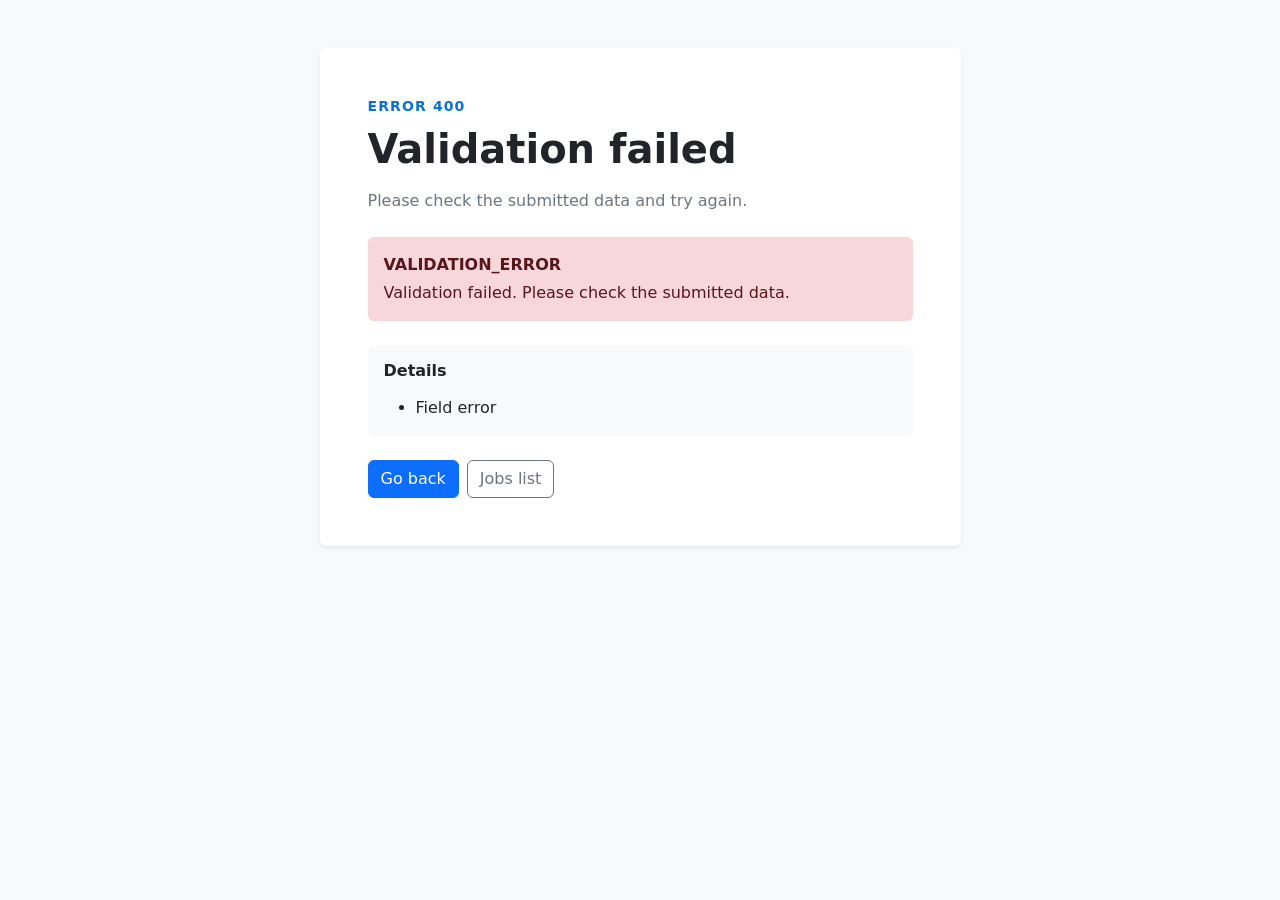
<file: src/main/resources/templates/errors/bad-request.html>
<!DOCTYPE html>
<html xmlns:th="http://www.thymeleaf.org" lang="en">
<head>
    <meta charset="UTF-8">
    <meta name="viewport" content="width=device-width, initial-scale=1">
    <title>Bad Request</title>
    <link href="https://cdn.jsdelivr.net/npm/bootstrap@5.3.8/dist/css/bootstrap.min.css" rel="stylesheet">
    <link rel="stylesheet" th:href="@{/css/styles.css}">
</head>
<body class="bg-light">

<div th:replace="~{fragments/navbar :: navbar}"></div>

<div class="container py-5">
    <div class="row justify-content-center">
        <div class="col-lg-8 col-xl-7">
            <div class="card shadow-sm border-0">
                <div class="card-body p-5">
                    <div class="text-uppercase small fw-semibold mb-2"
                         style="color: #0972D3; letter-spacing: 0.08em;">
                        Error 400
                    </div>

                    <h1 class="display-6 fw-bold mb-3 app-title">Validation failed</h1>

                    <p class="text-secondary mb-4 app-subtitle">
                        Please check the submitted data and try again.
                    </p>

                    <div class="alert alert-danger border-0 mb-4">
                        <strong th:text="${errorCode}">VALIDATION_ERROR</strong>
                        <span class="d-block mt-1" th:text="${message}">Validation failed. Please check the submitted data.</span>
                    </div>

                    <div th:if="${errors != null and !errors.isEmpty()}" class="card bg-light border-0 mb-4">
                        <div class="card-body">
                            <h2 class="h6 fw-semibold mb-3">Details</h2>
                            <ul class="mb-0">
                                <li th:each="err : ${errors}" th:text="${err.defaultMessage}">Field error</li>
                            </ul>
                        </div>
                    </div>

                    <div class="d-flex flex-wrap gap-2">
                        <button class="btn btn-primary" type="button" onclick="history.back()">Go back</button>
                        <a class="btn btn-outline-secondary" th:href="@{/jobs}">Jobs list</a>
                    </div>
                </div>
            </div>
        </div>
    </div>
</div>

</body>
</html>
</file>
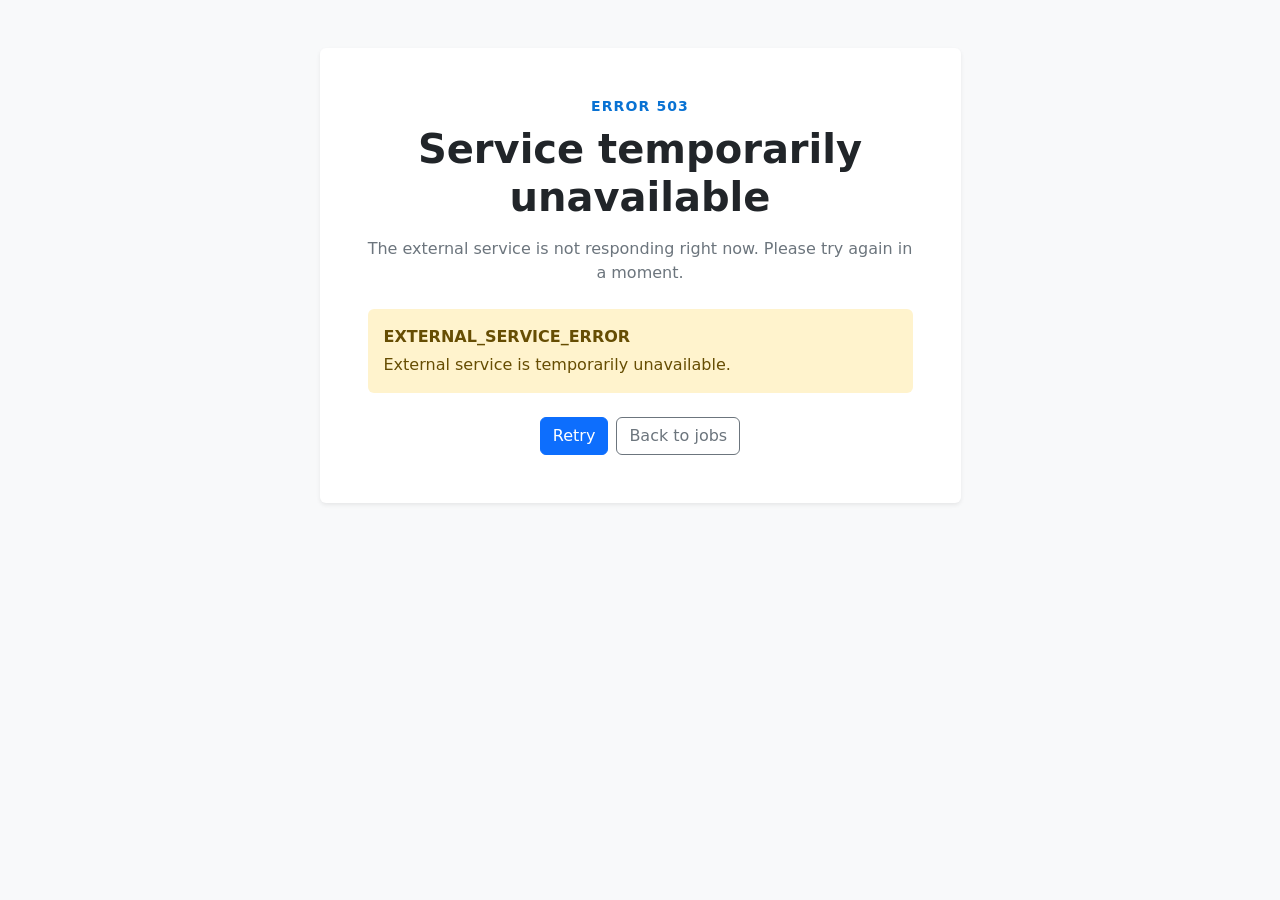
<file: src/main/resources/templates/errors/service-unavailable.html>
<!DOCTYPE html>
<html xmlns:th="http://www.thymeleaf.org" lang="en">
<head>
    <meta charset="UTF-8">
    <meta name="viewport" content="width=device-width, initial-scale=1">
    <title>Service Unavailable</title>
    <link href="https://cdn.jsdelivr.net/npm/bootstrap@5.3.8/dist/css/bootstrap.min.css" rel="stylesheet">
    <link rel="stylesheet" th:href="@{/css/styles.css}">
</head>
<body class="bg-light">

<div th:replace="~{fragments/navbar :: navbar}"></div>

<div class="container py-5">
    <div class="row justify-content-center">
        <div class="col-lg-8 col-xl-7">
            <div class="card shadow-sm border-0">
                <div class="card-body p-5 text-center">
                    <div class="text-uppercase small fw-semibold mb-2"
                         style="color: #0972D3; letter-spacing: 0.08em;">
                        Error 503
                    </div>

                    <h1 class="display-6 fw-bold mb-3 app-title">Service temporarily unavailable</h1>

                    <p class="text-secondary mb-4 app-subtitle">
                        The external service is not responding right now. Please try again in a moment.
                    </p>

                    <div class="alert alert-warning border-0 text-start mb-4">
                        <strong th:text="${errorCode}">EXTERNAL_SERVICE_ERROR</strong>
                        <span class="d-block mt-1" th:text="${message}">External service is temporarily unavailable.</span>
                    </div>

                    <div class="d-flex flex-wrap justify-content-center gap-2">
                        <button class="btn btn-primary" type="button" onclick="location.reload()">Retry</button>
                        <a class="btn btn-outline-secondary" th:href="@{/jobs}">Back to jobs</a>
                    </div>
                </div>
            </div>
        </div>
    </div>
</div>

</body>
</html>
</file>
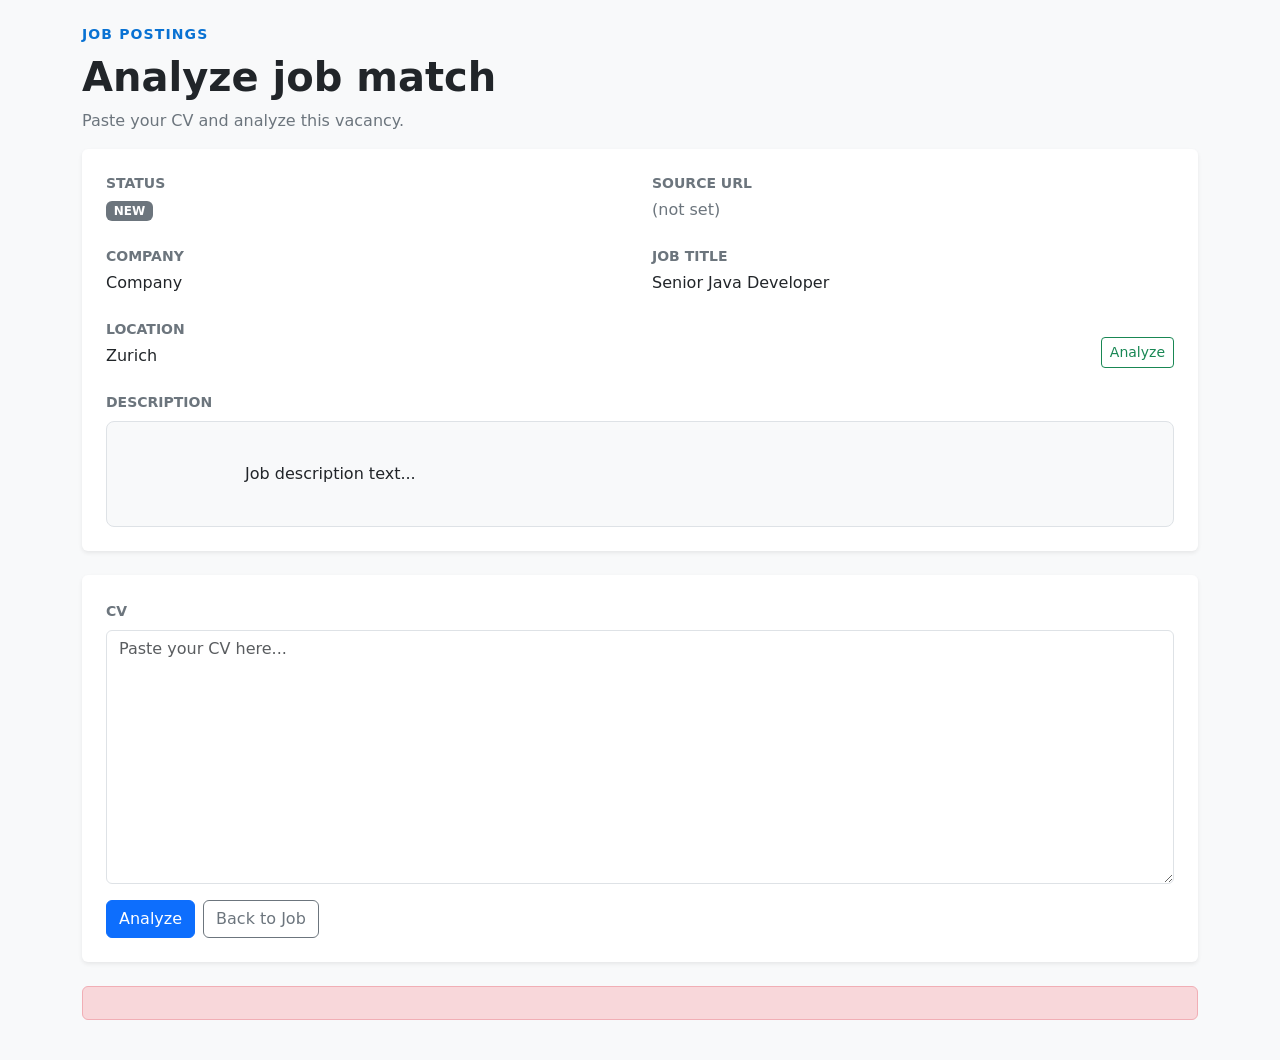
<file: src/main/resources/templates/jobs/analyze.html>
<!DOCTYPE html>
<html xmlns:th="http://www.thymeleaf.org" lang="en">
<head>
    <meta charset="UTF-8">
    <meta name="viewport" content="width=device-width, initial-scale=1">
    <title>Analyze Job</title>
    <link href="https://cdn.jsdelivr.net/npm/bootstrap@5.3.8/dist/css/bootstrap.min.css" rel="stylesheet">
    <link rel="stylesheet" th:href="@{/css/styles.css}">
</head>
<body class="bg-light">

<div th:replace="~{fragments/navbar :: navbar}"></div>

<div class="container py-4">
    <div class="mb-3">
        <div class="text-uppercase small fw-semibold mb-2" style="color: #0972D3; letter-spacing: 0.08em;">
            Job postings
        </div>
        <h1 class="display-6 fw-bold mb-2 app-title">
            Analyze job match
        </h1>
        <p class="text-secondary mb-0 app-subtitle">
            Paste your CV and analyze this vacancy.
        </p>
    </div>

    <div class="card shadow-sm border-0 mb-4">
        <div class="card-body p-4">
            <div class="row g-4">
                <div class="col-md-6">
                    <div class="text-uppercase text-secondary small fw-semibold mb-1">Status</div>
                    <span class="badge text-bg-secondary" th:text="${job.status}">NEW</span>
                </div>

                <div class="col-md-6">
                    <div class="text-uppercase text-secondary small fw-semibold mb-1">Source URL</div>
                    <a th:if="${job.sourceUrl != null and !#strings.isEmpty(job.sourceUrl)}"
                       th:href="${job.sourceUrl}"
                       target="_blank"
                       rel="noopener noreferrer"
                       th:text="${job.sourceUrl}">
                    </a>
                    <div th:unless="${job.sourceUrl != null and !#strings.isEmpty(job.sourceUrl)}"
                         class="text-secondary">
                        (not set)
                    </div>
                </div>

                <div class="col-md-6">
                    <div class="text-uppercase text-secondary small fw-semibold mb-1">Company</div>
                    <div th:text="${job.companyName != null ? job.companyName : '(not set)'}">Company</div>
                </div>

                <div class="col-md-6">
                    <div class="text-uppercase text-secondary small fw-semibold mb-1">Job title</div>
                    <div th:text="${job.jobTitle != null ? job.jobTitle : '(not set)'}">Senior Java Developer</div>
                </div>

                <div class="col-md-6">
                    <div class="text-uppercase text-secondary small fw-semibold mb-1">Location</div>
                    <div th:text="${job.location != null ? job.location : '(not set)'}">Zurich</div>
                </div>

                <div class="col-md-6 d-flex justify-content-md-end align-items-md-end">
                    <button type="submit"
                            form="jobAnalysisForm"
                            class="btn btn-sm btn-outline-success">
                        Analyze
                    </button>
                </div>

                <div class="col-12">
                    <div class="text-uppercase text-secondary small fw-semibold mb-2">Description</div>
                    <div class="bg-light border rounded-3 p-3" style="white-space: pre-wrap;"
                         th:text="${job.description}">
                        Job description text...
                    </div>
                </div>
            </div>
        </div>
    </div>

    <div class="card shadow-sm border-0 mb-4">
        <div class="card-body p-4">
            <form th:action="@{/jobs/{id}/analyze(id=${job.id})}"
                  th:object="${jobAnalysisForm}"
                  method="post"
                  id="jobAnalysisForm">
                <input type="hidden" name="returnTo" th:value="${returnTo}">
                <div class="mb-3">
                    <label for="cvText" class="form-label small fw-semibold text-uppercase text-secondary mb-2">
                        CV
                    </label>
                    <textarea id="cvText"
                              class="form-control"
                              th:field="*{cvText}"
                              rows="10"
                              placeholder="Paste your CV here..."></textarea>
                    <div class="text-danger small mt-2"
                         th:if="${#fields.hasErrors('cvText')}"
                         th:errors="*{cvText}"></div>
                </div>

                <div class="d-flex flex-wrap gap-2">
                    <button type="submit" class="btn btn-primary">
                        Analyze
                    </button>
                    <a class="btn btn-outline-secondary" th:href="@{/jobs/{id}(id=${job.id})}">
                        Back to Job
                    </a>
                </div>
            </form>
        </div>
    </div>

    <div th:if="${error != null}" class="alert alert-danger" th:text="${error}"></div>
</div>

<script>
    const STORAGE_KEY = 'jobfitanalyzer.cvText';

    document.addEventListener('DOMContentLoaded', () => {
        const cvTextArea = document.getElementById('cvText');
        if (!cvTextArea) {
            return;
        }

        const savedCv = sessionStorage.getItem(STORAGE_KEY);
        if (savedCv && !cvTextArea.value) {
            cvTextArea.value = savedCv;
        }

        cvTextArea.addEventListener('input', () => {
            sessionStorage.setItem(STORAGE_KEY, cvTextArea.value);
        });

        const form = document.getElementById('jobAnalysisForm');
        if (form) {
            form.addEventListener('submit', () => {
                sessionStorage.setItem(STORAGE_KEY, cvTextArea.value);
            });
        }
    });
</script>

</body>
</html>
</file>
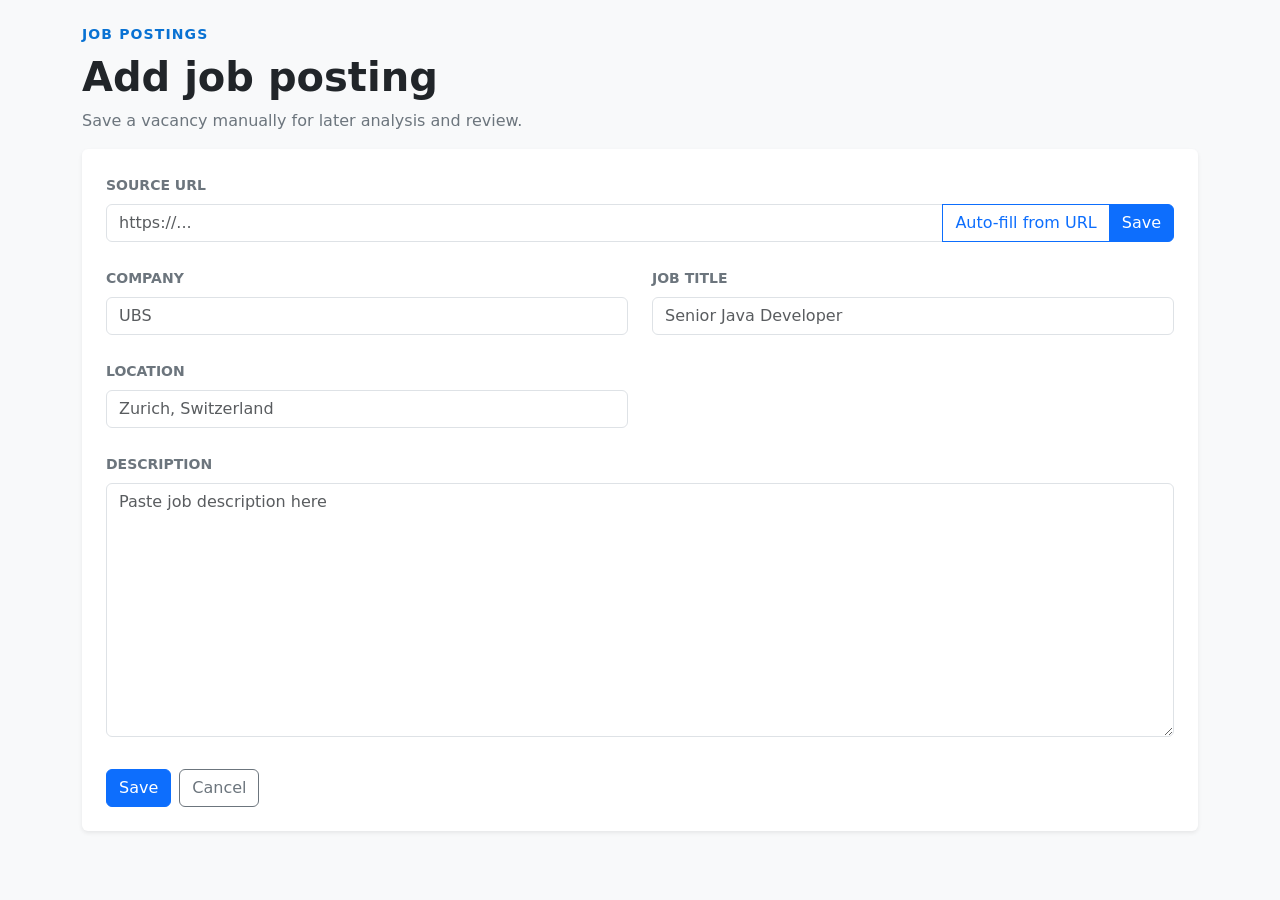
<file: src/main/resources/templates/jobs/create.html>
<!DOCTYPE html>
<html xmlns:th="http://www.thymeleaf.org" lang="en">
<head>
    <meta charset="UTF-8">
    <meta name="viewport" content="width=device-width, initial-scale=1">
    <title>Create Job</title>
    <link href="https://cdn.jsdelivr.net/npm/bootstrap@5.3.8/dist/css/bootstrap.min.css" rel="stylesheet">
    <link rel="stylesheet" th:href="@{/css/styles.css}">
</head>
<body class="bg-light">

<div th:replace="~{fragments/navbar :: navbar}"></div>

<div class="container py-4">
    <div class="mb-3">
        <div class="text-uppercase small fw-semibold mb-2" style="color: #0972D3; letter-spacing: 0.08em;">
            Job postings
        </div>
        <h1 class="display-6 fw-bold mb-2 app-title">
            Add job posting
        </h1>
        <p class="text-secondary mb-0 app-subtitle">
            Save a vacancy manually for later analysis and review.
        </p>
    </div>

    <div class="card shadow-sm border-0">
        <div class="card-body p-4">
            <form th:action="@{/jobs}" th:object="${jobForm}" method="post">
                <div class="row g-4">
                    <div class="col-12">
                        <label for="sourceUrl" class="form-label small fw-semibold text-uppercase text-secondary mb-2">
                            Source URL
                        </label>
                        <div class="input-group">
                            <input id="sourceUrl"
                                   type="text"
                                   class="form-control"
                                   th:field="*{sourceUrl}"
                                   placeholder="https://...">
                            <button type="button" class="btn btn-outline-primary" onclick="fetchMetadata()">
                                Auto-fill from URL
                            </button>
                            <button type="submit" class="btn btn-primary">Save</button>
                        </div>
                    </div>

                    <div class="col-12 col-md-6">
                        <label for="companyName" class="form-label small fw-semibold text-uppercase text-secondary mb-2">
                            Company
                        </label>
                        <input id="companyName"
                               type="text"
                               class="form-control"
                               th:field="*{companyName}"
                               placeholder="UBS">
                    </div>

                    <div class="col-12 col-md-6">
                        <label for="jobTitle" class="form-label small fw-semibold text-uppercase text-secondary mb-2">
                            Job title
                        </label>
                        <input id="jobTitle"
                               type="text"
                               class="form-control"
                               th:field="*{jobTitle}"
                               placeholder="Senior Java Developer">
                    </div>

                    <div class="col-12 col-md-6">
                        <label for="location" class="form-label small fw-semibold text-uppercase text-secondary mb-2">
                            Location
                        </label>
                        <input id="location"
                               type="text"
                               class="form-control"
                               th:field="*{location}"
                               placeholder="Zurich, Switzerland">
                    </div>

                    <div class="col-12">
                        <label for="description" class="form-label small fw-semibold text-uppercase text-secondary mb-2">
                            Description
                        </label>
                        <textarea id="description"
                                  class="form-control"
                                  th:field="*{description}"
                                  rows="10"
                                  placeholder="Paste job description here"></textarea>
                        <div class="text-danger small mt-2"
                             th:if="${#fields.hasErrors('description')}"
                             th:errors="*{description}"></div>
                    </div>

                    <div class="col-12">
                        <div class="d-flex flex-wrap gap-2">
                            <button type="submit" class="btn btn-primary">
                                Save
                            </button>
                            <a class="btn btn-outline-secondary" th:href="@{/jobs}">
                                Cancel
                            </a>
                        </div>
                    </div>
                </div>
            </form>
        </div>
    </div>
</div>
<script>
    async function fetchMetadata() {
        const sourceUrl = document.getElementById('sourceUrl').value.trim();

        if (!sourceUrl) {
            alert('Please enter Source URL first.');
            return;
        }

        try {
            const response = await fetch('/jobs/metadata-fetch', {
                method: 'POST',
                headers: {
                    'Content-Type': 'application/json'
                },
                body: JSON.stringify({ sourceUrl })
            });

            if (!response.ok) {
                alert('Could not fetch metadata.');
                return;
            }

            /** @type {{companyName?: string, jobTitle?: string, location?: string, description?: string}} */
            const data = await response.json();

            if (data.companyName) {
                document.getElementById('companyName').value = data.companyName;
            }

            if (data.jobTitle) {
                document.getElementById('jobTitle').value = data.jobTitle;
            }

            if (data.location) {
                document.getElementById('location').value = data.location;
            }

            if (data.description) {
                document.getElementById('description').value = data.description;
            }
        } catch (e) {
            console.error(e);
            alert('Error while fetching metadata.');
        }
    }
</script>
</body>
</html>
</file>
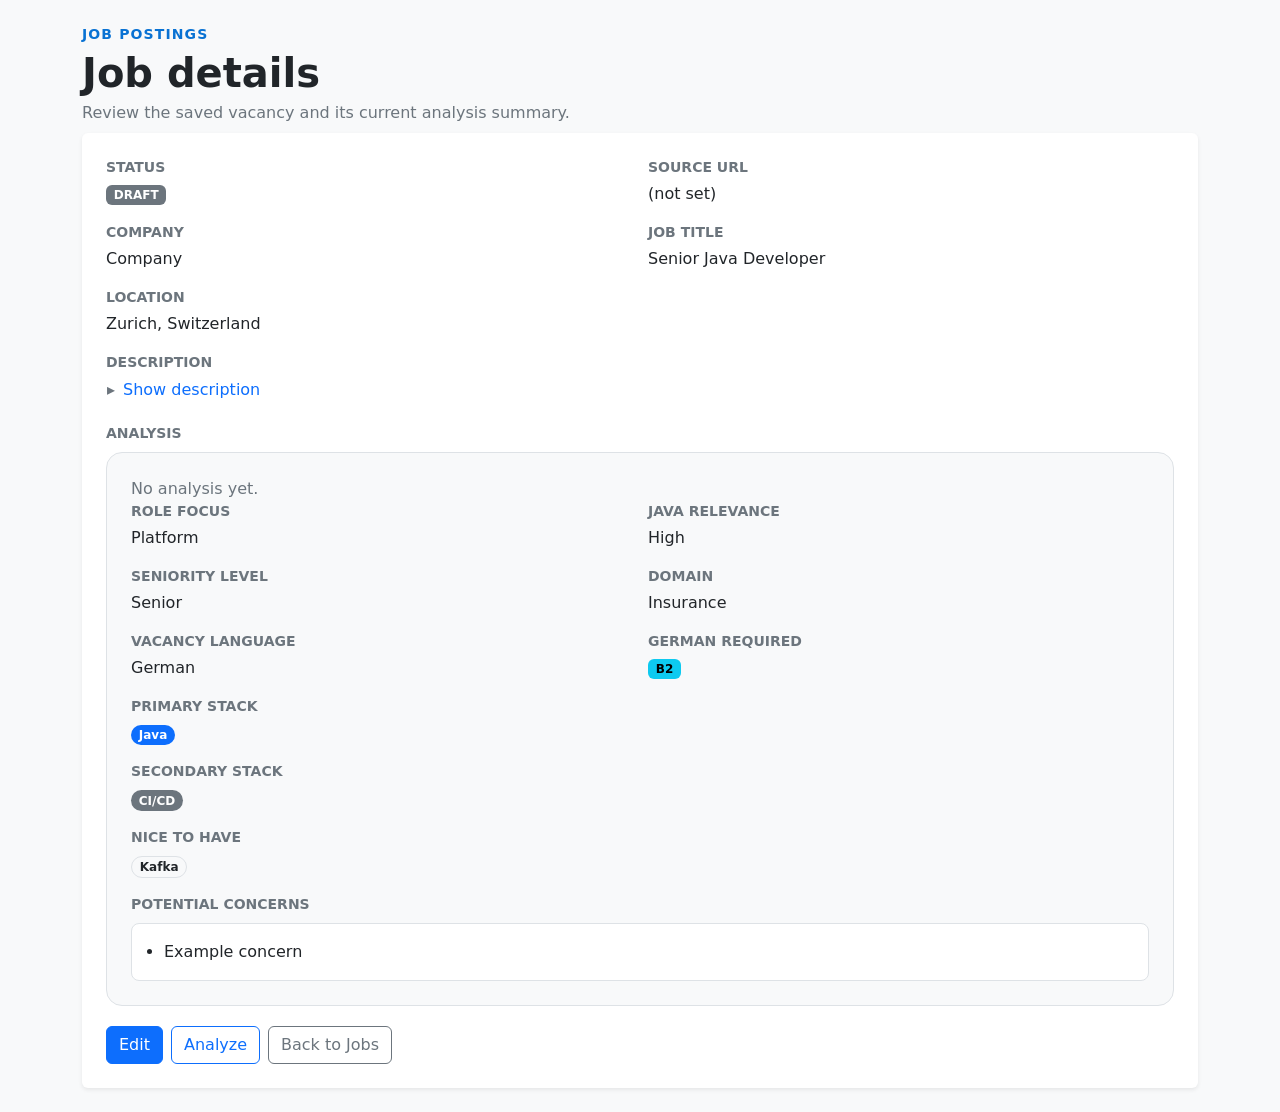
<file: src/main/resources/templates/jobs/details.html>
<!DOCTYPE html>
<html xmlns:th="http://www.thymeleaf.org" lang="en">
<head>
    <meta charset="UTF-8">
    <meta name="viewport" content="width=device-width, initial-scale=1">
    <title>Job Details</title>
    <link href="https://cdn.jsdelivr.net/npm/bootstrap@5.3.8/dist/css/bootstrap.min.css" rel="stylesheet">
    <link rel="stylesheet" th:href="@{/css/styles.css}">
</head>
<body class="bg-light">

<div th:replace="~{fragments/navbar :: navbar}"></div>

<div class="container py-4">
    <div class="mb-2">
        <div class="text-uppercase small fw-semibold mb-1" style="color: #0972D3; letter-spacing: 0.08em;">
            Job postings
        </div>
        <h1 class="display-6 fw-bold mb-1 app-title">
            Job details
        </h1>
        <p class="text-secondary mb-0 app-subtitle">
            Review the saved vacancy and its current analysis summary.
        </p>
    </div>

    <div class="card shadow-sm border-0">
        <div class="card-body p-3 p-md-4">
            <div class="row g-3">
                <div class="col-md-6">
                    <div class="text-uppercase text-secondary small fw-semibold mb-1">Status</div>
                    <div>
                        <span class="badge text-bg-secondary" th:text="${job.status}">DRAFT</span>
                    </div>
                </div>

                <div class="col-md-6">
                    <div class="text-uppercase text-secondary small fw-semibold mb-1">Source URL</div>
                    <a th:if="${job.sourceUrl != null}"
                       th:href="${job.sourceUrl}"
                       target="_blank"
                       rel="noopener noreferrer"
                       th:text="${job.sourceUrl}">
                    </a>
                    <div th:unless="${job.sourceUrl != null}">(not set)</div>
                </div>

                <div class="col-md-6">
                    <div class="text-uppercase text-secondary small fw-semibold mb-1">Company</div>
                    <div th:text="${job.companyName != null ? job.companyName : '(not set)'}">Company</div>
                </div>

                <div class="col-md-6">
                    <div class="text-uppercase text-secondary small fw-semibold mb-1">Job title</div>
                    <div th:text="${job.jobTitle != null ? job.jobTitle : '(not set)'}">Senior Java Developer</div>
                </div>

                <div class="col-md-6">
                    <div class="text-uppercase text-secondary small fw-semibold mb-1">Location</div>
                    <div th:text="${job.location != null ? job.location : '(not set)'}">Zurich, Switzerland</div>
                </div>

                <div class="col-12">
                    <div class="text-uppercase text-secondary small fw-semibold mb-1">Description</div>

                    <button id="descriptionToggle"
                            class="btn btn-link p-0 text-decoration-none d-inline-flex align-items-center gap-2"
                            type="button"
                            data-bs-toggle="collapse"
                            data-bs-target="#jobDescriptionCollapse"
                            aria-expanded="false"
                            aria-controls="jobDescriptionCollapse">
                        <span class="text-secondary">▸</span>
                        <span>Show description</span>
                    </button>

                    <div class="collapse mt-2" id="jobDescriptionCollapse">
                        <div class="bg-light border rounded-3 p-3" style="white-space: pre-wrap;"
                             th:text="${job.description}">
                            Job description text...
                        </div>
                    </div>
                </div>

                <div class="col-12">
                    <div class="text-uppercase text-secondary small fw-semibold mb-2 mt-1">
                        Analysis
                    </div>

                    <div class="bg-body-tertiary border rounded-4 p-3 p-md-4">
                        <div th:if="${analysis == null}" class="text-secondary">
                            No analysis yet.
                        </div>

                        <div th:if="${analysis != null}">
                            <div class="row g-3">
                                <div th:if="${analysis.roleType != null}" class="col-md-6">
                                    <div class="text-uppercase text-secondary small fw-semibold mb-1">Role focus</div>
                                    <div th:text="${analysis.roleType}">Platform</div>
                                </div>

                                <div th:if="${analysis.javaRelevance != null}" class="col-md-6">
                                    <div class="text-uppercase text-secondary small fw-semibold mb-1">Java relevance</div>
                                    <div th:text="${analysis.javaRelevance}">High</div>
                                </div>

                                <div th:if="${analysis.seniorityLevel != null}" class="col-md-6">
                                    <div class="text-uppercase text-secondary small fw-semibold mb-1">Seniority level</div>
                                    <div th:text="${analysis.seniorityLevel}">Senior</div>
                                </div>

                                <div th:if="${analysis.domain != null}" class="col-md-6">
                                    <div class="text-uppercase text-secondary small fw-semibold mb-1">Domain</div>
                                    <div th:text="${analysis.domain}">Insurance</div>
                                </div>

                                <div th:if="${analysis.vacancyLanguage != null}" class="col-md-6">
                                    <div class="text-uppercase text-secondary small fw-semibold mb-1">Vacancy language</div>
                                    <div th:text="${analysis.vacancyLanguage}">German</div>
                                </div>

                                <div th:if="${analysis.requiredGermanLevel != null}" class="col-md-6">
                                    <div class="text-uppercase text-secondary small fw-semibold mb-1">German required</div>
                                    <span class="badge text-bg-info" th:text="${analysis.requiredGermanLevel}">B2</span>
                                </div>

                                <div th:if="${analysis.primaryStack != null and !analysis.primaryStack.isEmpty()}" class="col-12">
                                    <div class="text-uppercase text-secondary small fw-semibold mb-2">Primary stack</div>
                                    <div class="d-flex flex-wrap gap-2">
                                        <span th:each="tech : ${#strings.listSplit(analysis.primaryStack, ',')}"
                                              class="badge rounded-pill text-bg-primary"
                                              th:text="${#strings.trim(tech)}">
                                            Java
                                        </span>
                                    </div>
                                </div>

                                <div th:if="${analysis.secondaryStack != null and !analysis.secondaryStack.isEmpty()}" class="col-12">
                                    <div class="text-uppercase text-secondary small fw-semibold mb-2">Secondary stack</div>
                                    <div class="d-flex flex-wrap gap-2">
                                        <span th:each="tech : ${#strings.listSplit(analysis.secondaryStack, ',')}"
                                              class="badge rounded-pill text-bg-secondary"
                                              th:text="${#strings.trim(tech)}">
                                            CI/CD
                                        </span>
                                    </div>
                                </div>

                                <div th:if="${analysis.niceToHaveStack != null and !analysis.niceToHaveStack.isEmpty()}" class="col-12">
                                    <div class="text-uppercase text-secondary small fw-semibold mb-2">Nice to have</div>
                                    <div class="d-flex flex-wrap gap-2">
                                        <span th:each="tech : ${#strings.listSplit(analysis.niceToHaveStack, ',')}"
                                              class="badge rounded-pill text-bg-light border text-dark"
                                              th:text="${#strings.trim(tech)}">
                                            Kafka
                                        </span>
                                    </div>
                                </div>

                                <div th:if="${analysis.gaps != null and !analysis.gaps.isEmpty()}" class="col-12">
                                    <div class="text-uppercase text-secondary small fw-semibold mb-2">Potential concerns</div>
                                    <div class="bg-white border rounded-3 p-3">
                                        <ul class="mb-0 ps-3">
                                            <li th:each="gap : ${#strings.listSplit(analysis.gaps, ',')}"
                                                th:text="${#strings.trim(gap)}">
                                                Example concern
                                            </li>
                                        </ul>
                                    </div>
                                </div>
                            </div>
                        </div>
                    </div>
                </div>

                <div class="col-12 pt-1">
                    <div class="d-flex flex-wrap gap-2">
                        <a class="btn btn-primary"
                           th:href="@{/jobs/{id}/edit(id=${job.id}, returnTo='details')}">
                            Edit
                        </a>
                        <a class="btn btn-outline-primary" th:href="@{/jobs/{id}/analyze(id=${job.id}, returnTo='details')}">
                            Analyze
                        </a>
                        <a class="btn btn-outline-secondary" th:href="@{/jobs}">
                            Back to Jobs
                        </a>
                    </div>
                </div>
            </div>
        </div>
    </div>
</div>

<script src="https://cdn.jsdelivr.net/npm/bootstrap@5.3.8/dist/js/bootstrap.bundle.min.js"></script>
<script>
    const collapseElement = document.getElementById('jobDescriptionCollapse');
    const toggleButton = document.getElementById('descriptionToggle');

    if (collapseElement && toggleButton) {
        collapseElement.addEventListener('show.bs.collapse', function () {
            toggleButton.querySelector('span:last-child').textContent = 'Hide description';
            toggleButton.querySelector('span:first-child').textContent = '▾';
        });

        collapseElement.addEventListener('hide.bs.collapse', function () {
            toggleButton.querySelector('span:last-child').textContent = 'Show description';
            toggleButton.querySelector('span:first-child').textContent = '▸';
        });
    }
</script>
</body>
</html>
</file>
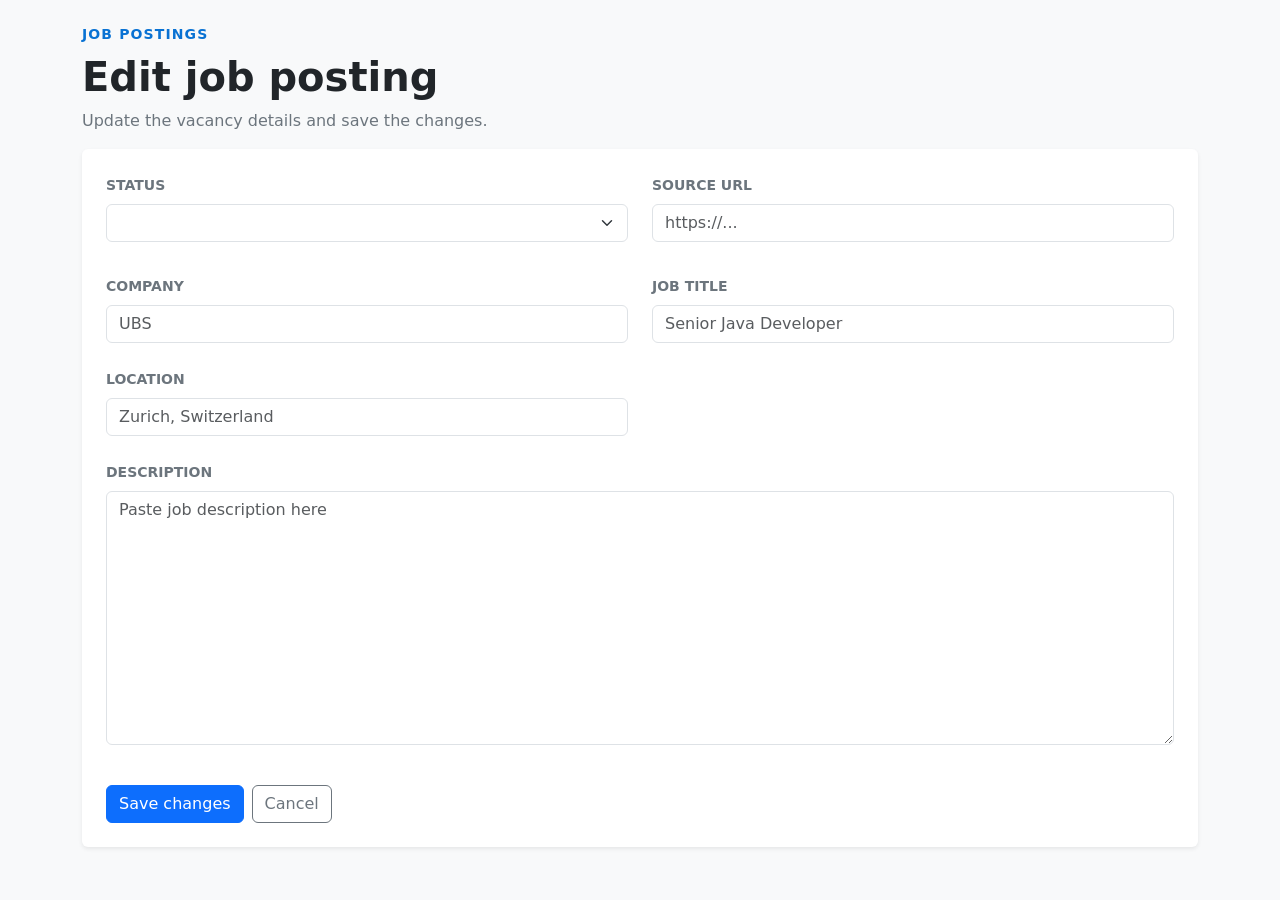
<file: src/main/resources/templates/jobs/edit.html>
<!DOCTYPE html>
<html xmlns:th="http://www.thymeleaf.org" lang="en">
<head>
    <meta charset="UTF-8">
    <meta name="viewport" content="width=device-width, initial-scale=1">
    <title>Edit Job</title>
    <link href="https://cdn.jsdelivr.net/npm/bootstrap@5.3.8/dist/css/bootstrap.min.css" rel="stylesheet">
    <link rel="stylesheet" th:href="@{/css/styles.css}">
</head>
<body class="bg-light">

<div th:replace="fragments/navbar :: navbar"></div>

<div class="container py-4">
    <div class="mb-3">
        <div class="text-uppercase small fw-semibold mb-2" style="color: #0972D3; letter-spacing: 0.08em;">
            Job postings
        </div>
        <h1 class="display-6 fw-bold mb-2 app-title">
            Edit job posting
        </h1>
        <p class="text-secondary mb-0 app-subtitle">
            Update the vacancy details and save the changes.
        </p>
    </div>

    <div class="card shadow-sm border-0">
        <div class="card-body p-4">
            <form th:action="@{/jobs/{id}(id=${job.id})}" th:object="${jobForm}" method="post">
                <input type="hidden" name="returnTo" th:value="${returnTo}">
                <div class="row g-4">
                    <div class="col-md-6">
                        <label for="status" class="form-label small fw-semibold text-uppercase text-secondary mb-2">
                            Status
                        </label>
                        <select id="status" class="form-select" th:field="*{status}">
                            <option th:each="status : ${allStatuses}"
                                    th:value="${status}"
                                    th:text="${status}">
                            </option>
                        </select>
                        <div class="text-danger small mt-2"
                             th:if="${#fields.hasErrors('status')}"
                             th:errors="*{status}"></div>
                    </div>

                    <div class="col-md-6">
                        <label for="sourceUrl" class="form-label small fw-semibold text-uppercase text-secondary mb-2">
                            Source URL
                        </label>
                        <input id="sourceUrl"
                               type="text"
                               class="form-control"
                               th:field="*{sourceUrl}"
                               placeholder="https://...">
                    </div>

                    <div class="col-12 col-md-6">
                        <label for="companyName" class="form-label small fw-semibold text-uppercase text-secondary mb-2">
                            Company
                        </label>
                        <input id="companyName"
                               type="text"
                               class="form-control"
                               th:field="*{companyName}"
                               placeholder="UBS">
                    </div>

                    <div class="col-12 col-md-6">
                        <label for="jobTitle" class="form-label small fw-semibold text-uppercase text-secondary mb-2">
                            Job title
                        </label>
                        <input id="jobTitle"
                               type="text"
                               class="form-control"
                               th:field="*{jobTitle}"
                               placeholder="Senior Java Developer">
                    </div>

                    <div class="col-12 col-md-6">
                        <label for="location" class="form-label small fw-semibold text-uppercase text-secondary mb-2">
                            Location
                        </label>
                        <input id="location"
                               type="text"
                               class="form-control"
                               th:field="*{location}"
                               placeholder="Zurich, Switzerland">
                    </div>

                    <div class="col-12">
                        <label for="description" class="form-label small fw-semibold text-uppercase text-secondary mb-2">
                            Description
                        </label>
                        <textarea id="description"
                                  class="form-control"
                                  th:field="*{description}"
                                  rows="10"
                                  placeholder="Paste job description here"></textarea>
                        <div class="text-danger small mt-2"
                             th:if="${#fields.hasErrors('description')}"
                             th:errors="*{description}"></div>
                    </div>

                    <div class="col-12">
                        <div class="d-flex flex-wrap gap-2 pt-2">
                            <button type="submit" class="btn btn-primary">
                                Save changes
                            </button>
                            <button type="submit" class="btn btn-outline-secondary">
                                Cancel
                            </button>
                        </div>
                    </div>
                </div>
            </form>
        </div>
    </div>
</div>

</body>
</html>
</file>
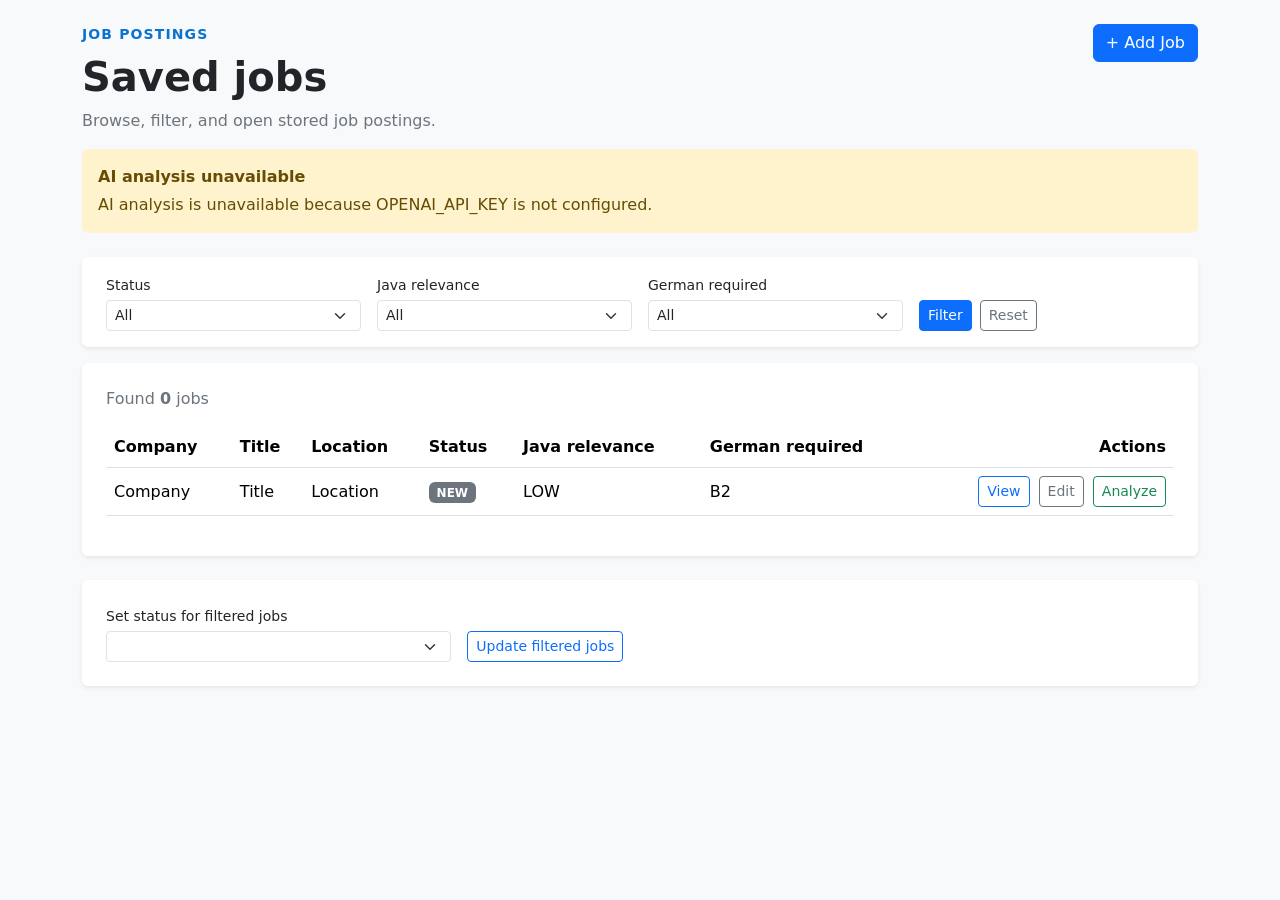
<file: src/main/resources/templates/jobs/list.html>
<!DOCTYPE html>
<html xmlns:th="http://www.thymeleaf.org" lang="en">
<head>
    <meta charset="UTF-8">
    <meta name="viewport" content="width=device-width, initial-scale=1">
    <title>Job List</title>
    <link href="https://cdn.jsdelivr.net/npm/bootstrap@5.3.8/dist/css/bootstrap.min.css" rel="stylesheet">
    <link rel="stylesheet" th:href="@{/css/styles.css}">
</head>
<body class="bg-light">

<div th:replace="~{fragments/navbar :: navbar}"></div>

<div class="container py-4">
    <div class="mb-3 d-flex flex-wrap justify-content-between align-items-start gap-3">
        <div>
            <div class="text-uppercase small fw-semibold mb-2" style="color: #0972D3; letter-spacing: 0.08em;">
                Job postings
            </div>
            <h1 class="display-6 fw-bold mb-2 app-title">
                Saved jobs
            </h1>
            <p class="text-secondary mb-0 app-subtitle">
                Browse, filter, and open stored job postings.
            </p>
        </div>

        <div>
            <a class="btn btn-primary" th:href="@{/jobs/new}">
                + Add Job
            </a>
        </div>
    </div>

    <div th:if="${!openAiConfigured}" class="alert alert-warning border-0 mb-4">
        <strong>AI analysis unavailable</strong>
        <span class="d-block mt-1" th:text="${openAiWarning}">
            AI analysis is unavailable because OPENAI_API_KEY is not configured.
        </span>
    </div>

    <div class="card shadow-sm border-0 mb-3">
        <div class="card-body py-3 px-3 px-md-4">
            <form class="row g-2 g-md-3 align-items-end" method="get" th:action="@{/jobs/filter}" th:object="${filter}">
                <div class="col-12 col-md-3">
                    <label for="status" class="form-label small mb-1">Status</label>
                    <select id="status" class="form-select form-select-sm" th:field="*{status}">
                        <option value="">All</option>
                        <option th:each="status : ${allStatuses}"
                                th:value="${status}"
                                th:text="${status}">
                        </option>
                    </select>
                </div>

                <div class="col-12 col-md-3">
                    <label for="javaRelevance" class="form-label small mb-1">Java relevance</label>
                    <select id="javaRelevance" class="form-select form-select-sm" th:field="*{javaRelevance}">
                        <option value="">All</option>
                        <option value="High">High</option>
                        <option value="Medium">Medium</option>
                        <option value="Low">Low</option>
                        <option value="Unknown">Unknown</option>
                    </select>
                </div>

                <div class="col-12 col-md-3">
                    <label for="requiredGermanLevel" class="form-label small mb-1">German required</label>
                    <select id="requiredGermanLevel" class="form-select form-select-sm" th:field="*{requiredGermanLevel}">
                        <option value="">All</option>
                        <option value="A1">A1</option>
                        <option value="A2">A2</option>
                        <option value="B1">B1</option>
                        <option value="B2">B2</option>
                        <option value="C1">C1</option>
                        <option value="C2">C2</option>
                        <option value="Native">Native</option>
                        <option value="Not specified">Not specified</option>
                        <option value="Unknown">Unknown</option>
                    </select>
                </div>

                <div class="col-12 col-md-auto">
                    <div class="d-flex gap-2">
                        <button type="submit" class="btn btn-primary btn-sm">Filter</button>
                        <a class="btn btn-outline-secondary btn-sm" th:href="@{/jobs/reset}">Reset</a>
                    </div>
                </div>
            </form>
        </div>
    </div>

    <div class="card shadow-sm border-0 mb-4">
        <div class="card-body p-4">
            <div class="d-flex justify-content-between align-items-center mb-3">
                <div class="text-secondary">
                    Found <strong th:text="${#lists.size(jobs)}">0</strong> jobs
                </div>
            </div>

            <div class="table-responsive">
                <table class="table align-middle">
                    <thead>
                    <tr>
                        <th>Company</th>
                        <th>Title</th>
                        <th>Location</th>
                        <th>Status</th>
                        <th>Java relevance</th>
                        <th>German required</th>
                        <th class="text-end">Actions</th>
                    </tr>
                    </thead>
                    <tbody>
                    <tr th:each="job : ${jobs}">
                        <td th:text="${job.companyName}">Company</td>
                        <td th:text="${job.jobTitle}">Title</td>
                        <td th:text="${job.location}">Location</td>
                        <td><span class="badge text-bg-secondary" th:text="${job.status}">NEW</span></td>
                        <td th:text="${job.analyses != null and !job.analyses.isEmpty() ? job.analyses[0].javaRelevance : '—'}">LOW</td>
                        <td th:text="${job.analyses != null and !job.analyses.isEmpty() ? job.analyses[0].requiredGermanLevel : '—'}">B2</td>
                        <td class="text-end text-nowrap">
                            <a class="btn btn-sm btn-outline-primary me-1"
                               th:href="@{/jobs/{id}(id=${job.id}, returnTo='list')}">
                                View
                            </a>
                            <a class="btn btn-sm btn-outline-secondary me-1"
                               th:href="@{/jobs/{id}/edit(id=${job.id}, returnTo='list')}">
                                Edit
                            </a>
                            <a class="btn btn-sm btn-outline-success"
                               th:href="@{/jobs/{id}/analyze(id=${job.id}, returnTo='list')}">
                                Analyze
                            </a>
                        </td>
                    </tr>
                    </tbody>
                </table>
            </div>
        </div>
    </div>

    <div class="card shadow-sm border-0 mb-4">
        <div class="card-body p-4">
            <form class="row g-2 g-md-3 align-items-end" method="post" th:action="@{/jobs/bulk-status}" th:object="${filter}">
                <input type="hidden" th:field="*{status}">
                <input type="hidden" th:field="*{javaRelevance}">
                <input type="hidden" th:field="*{requiredGermanLevel}">
                <div class="col-12 col-md-4">
                    <label for="targetStatus" class="form-label small mb-1">Set status for filtered jobs</label>
                    <select id="targetStatus" name="targetStatus" class="form-select form-select-sm" required>
                        <option th:each="status : ${allStatuses}"
                                th:value="${status}"
                                th:text="${status}">
                        </option>
                    </select>
                </div>

                <div class="col-12 col-md-4 d-flex gap-2">
                    <button type="submit" class="btn btn-outline-primary btn-sm">Update filtered jobs</button>
                </div>
            </form>
        </div>
    </div>
</div>

</body>
</html>
</file>
